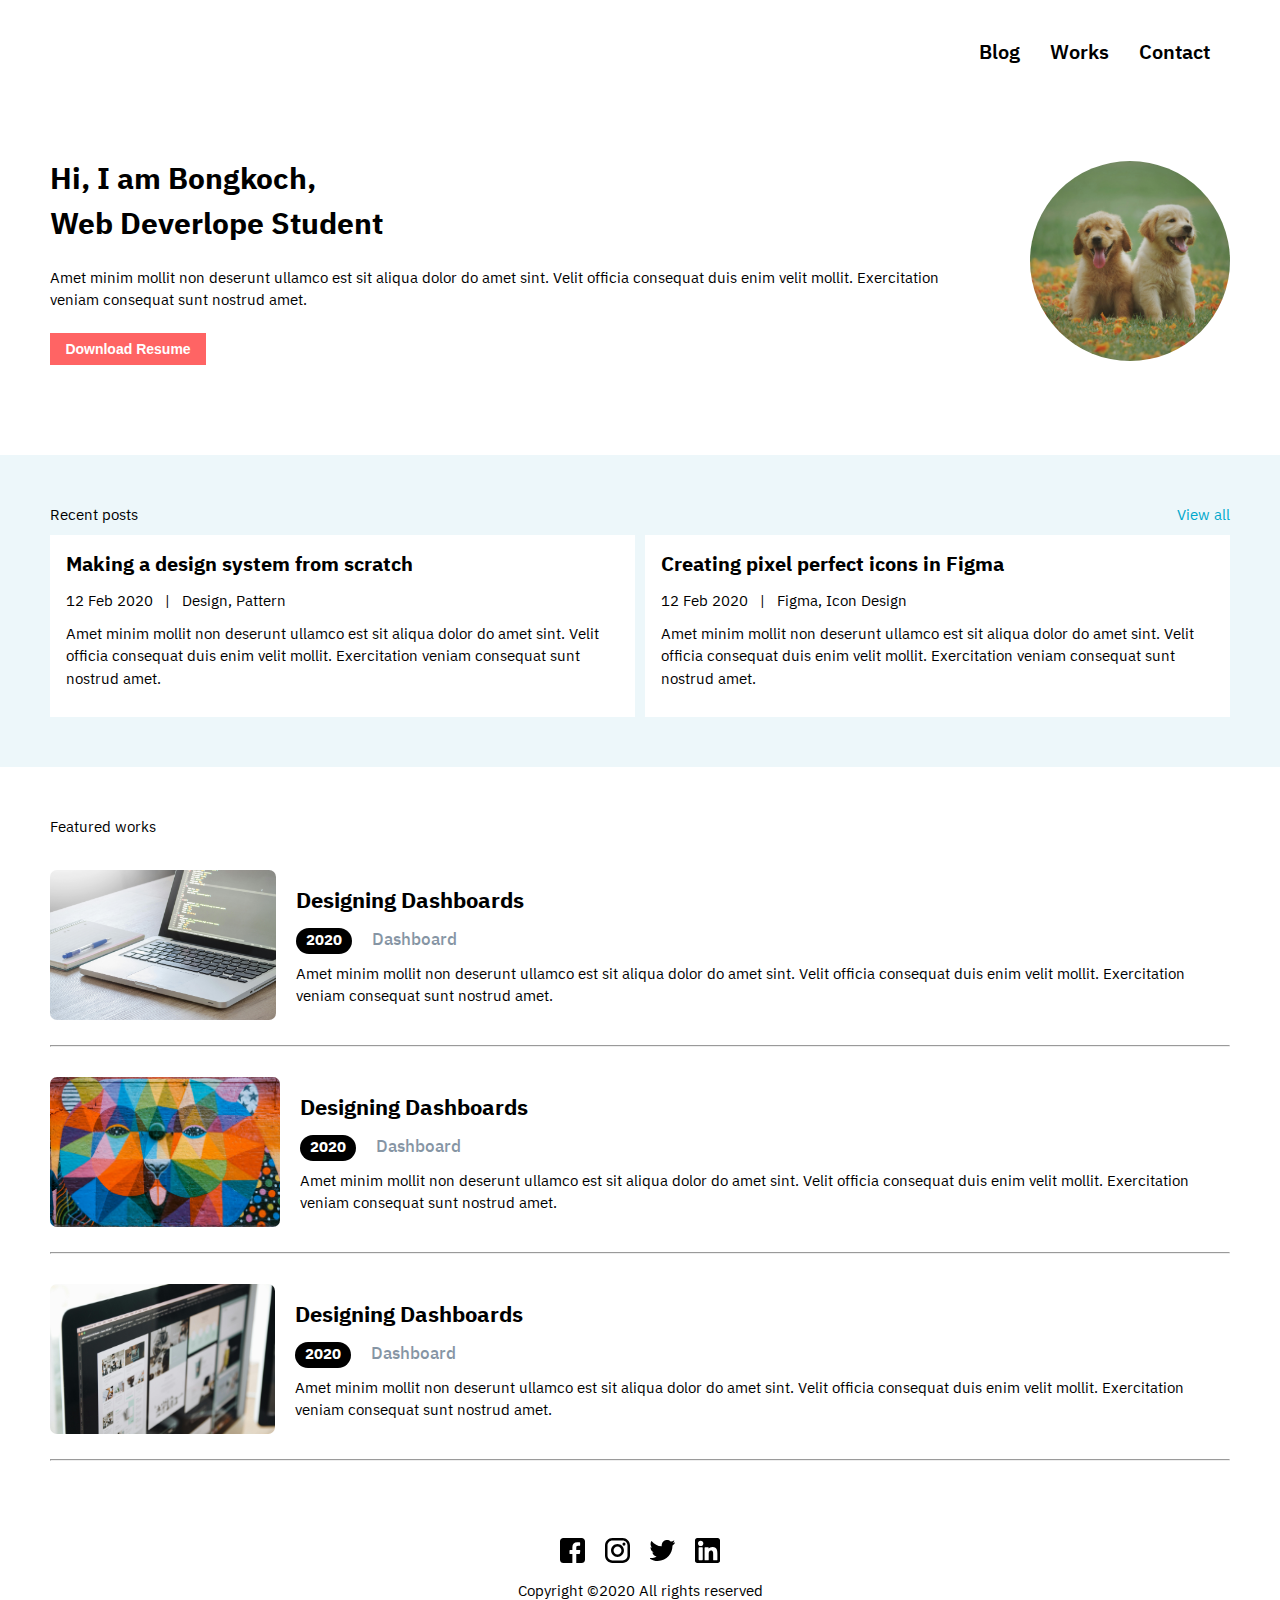
<file: index.html>
<!DOCTYPE html>
<html lang="en">

<head>
    <meta charset="UTF-8">
    <meta name="viewport" content="width=device-width, initial-scale=1.0">
    <title>Portfolio</title>
    <link rel="stylesheet" href="./styles.css">
</head>

<body>
    <div class="layout">
        <div class="header">
            <ul class="headerbar">
                <li><a href="./blog.html"> Blog </a></li>
                <li><a href="./work.html"> Works </a></li>
                <li><a href="#">Contact</a></li>
            </ul>
            <div class="iconmenu"><img src="./img/menubar.svg" alt=""></div>
        </div>

        <div class="main">
            <div class="introduction">
                <div class="intro">
                    <p class="txtname">Hi, I am Bongkoch, <br>Web Deverlope Student</p>
                    <p>Amet minim mollit non deserunt ullamco est sit aliqua dolor do amet sint. Velit officia consequat
                        duis enim velit mollit. Exercitation veniam consequat sunt nostrud amet.</p>
                    <button>Download Resume</button>
                </div>
                <img class="imgprofile" src="./img/profile.jpg" alt="picfile_pic">
            </div>

            <div class="recent_post">
                <div class="view">
                    <p> Recent posts </p>
                    <a href="./blog.html">View all</a>
                </div>
                <div class="post">
                    <div class="post1">
                        <a href="./blog.html">
                            <p class="topic1">Making a design system from scratch</p>
                            <p>12 Feb 2020 <span>&nbsp;&nbsp;|&nbsp;&nbsp;</span> <span>Design, Pattern</span></p>
                            <p>Amet minim mollit non deserunt ullamco est sit aliqua dolor do amet sint. Velit officia
                                consequat duis enim velit mollit. Exercitation veniam consequat sunt nostrud amet.</p>
                        </a>
                    </div>
                    <div class="post2">
                        <a href="./blog.html">
                            <p class="topic1">Creating pixel perfect icons in Figma</p>
                            <p>12 Feb 2020 <span>&nbsp;&nbsp;|&nbsp;&nbsp;</span> <span>Figma, Icon Design</span></p>
                            <p>Amet minim mollit non deserunt ullamco est sit aliqua dolor do amet sint. Velit officia
                                consequat duis enim velit mollit. Exercitation veniam consequat sunt nostrud amet.</p>
                        </a>
                    </div>
                </div>

            </div>

            <div class="featured_work">
                <p>Featured works</p>
                <a href="./work.html">
                    <div class="work1">
                        <img class="workpic" src="./img/dashboard.jpg" alt="workpic">
                        <div class="work-detail">
                            <p class="txtwork_title">Designing Dashboards</p>
                            <div class="txtyear">
                                <div class="year">2020 </div>
                                <p class="txttype">Dashboard</p>
                            </div>
                            <p>Amet minim mollit non deserunt ullamco est sit aliqua dolor do amet sint. Velit officia
                                consequat duis enim velit mollit. Exercitation veniam consequat sunt nostrud amet.</p>
                        </div>
                    </div>
                </a>
                <hr>
                <a href="./work.html">
                    <div class="work2">
                        <img class="workpic" src="./img/illutration.jpg" alt="workpic">
                        <div class="work-detail">
                            <p class="txtwork_title">Designing Dashboards</p>
                            <div class="txtyear">
                                <div class="year">2020 </div>
                                <p class="txttype">Dashboard</p>
                            </div>
                            <p>Amet minim mollit non deserunt ullamco est sit aliqua dolor do amet sint. Velit officia
                                consequat duis enim velit mollit. Exercitation veniam consequat sunt nostrud amet.</p>
                        </div>
                    </div>
                </a>
                <hr>
                <a href="./work.html">
                    <div class="work3">
                        <img class="workpic" src="./img/typo.jpg" alt="workpic">
                        <div class="work-detail">
                            <p class="txtwork_title">Designing Dashboards</p>
                            <div class="txtyear">
                                <div class="year">2020 </div>
                                <p class="txttype">Dashboard</p>
                            </div>
                            <p>Amet minim mollit non deserunt ullamco est sit aliqua dolor do amet sint. Velit officia
                                consequat duis enim velit mollit. Exercitation veniam consequat sunt nostrud amet.</p>
                        </div>
                    </div>
                </a>
                <hr>
            </div>

            <div class="endpage">
                <div class="social">
                    <a href="https://www.facebook.com/"> <img src="./img/facebook.svg" alt="facebookicon"> </a>
                    <a href="https://www.instagram.com/"> <img src="./img/instagram.svg" alt="igicon"> </a>
                    <a href="https://twitter.com/"> <img src="./img/twitter.svg" alt="twittericon"> </a>
                    <a href="https://th.linkedin.com/"> <img src="./img/linkedin.svg" alt="linkedinicon"> </a>
                </div>
                <p>Copyright ©2020 All rights reserved </p>
            </div>
        </div>
    </div>
</body>

</html>
</file>
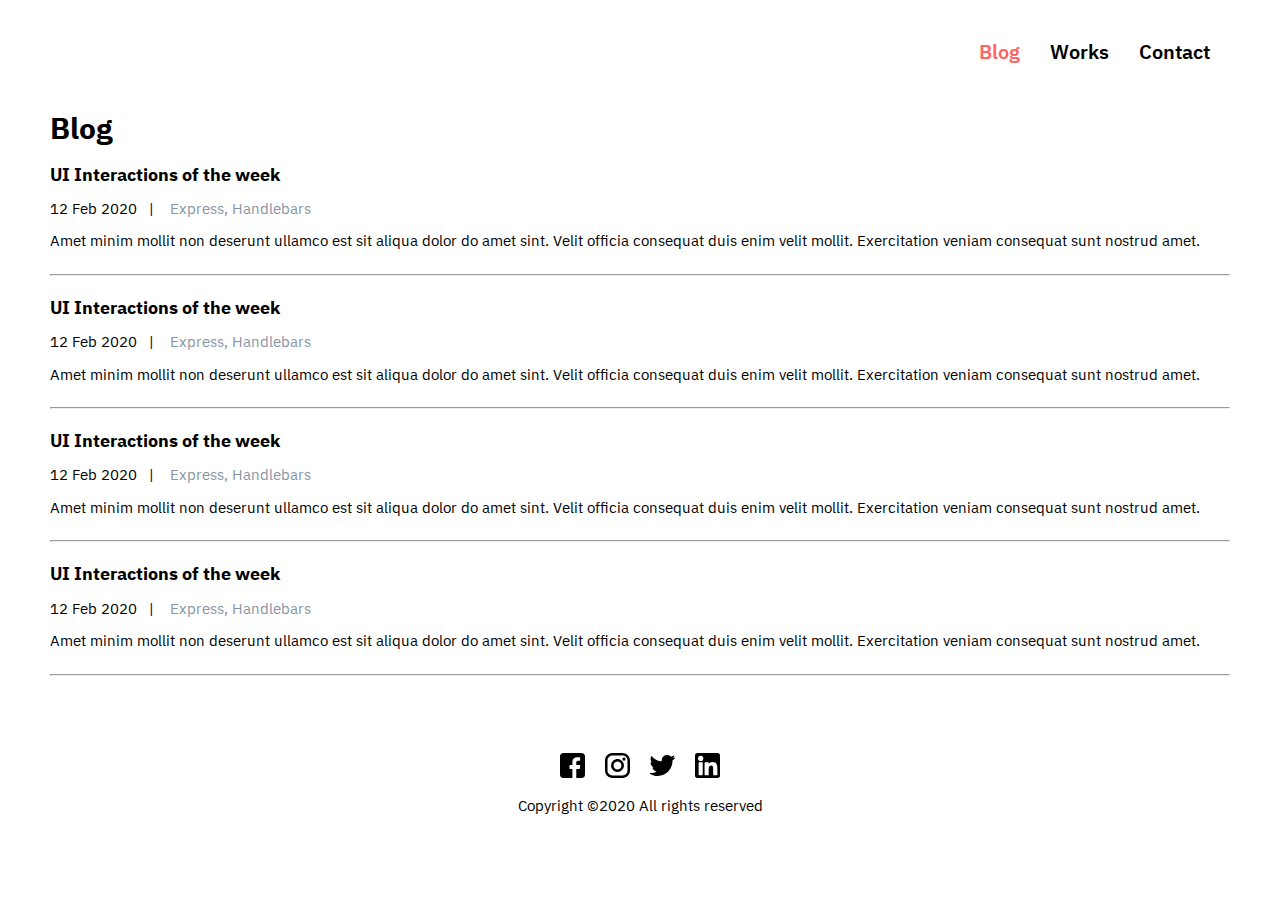
<file: blog.html>
<!DOCTYPE html>
<html lang="en">

<head>
    <meta charset="UTF-8">
    <meta name="viewport" content="width=device-width, initial-scale=1.0">
    <title>Blog</title>
    <link rel="stylesheet" href="styles.css">
</head>

<body>
    <div class="layout_blog">
        <div class="header">
            <ul class="headerbar">
                <li><a class="selected" href="#"> Blog </a></li>
                <li><a href="./work.html"> Works </a></li>
                <li><a href="./index.html">Contact</a></li>
            </ul>
            <div class="iconmenu"><img src="./img/menubar.svg" alt=""></div>
        </div>

        <div class="main">
            <h1 >Blog</h1>
            <div class="blogpost">
                <div class="blogpost1">
                    <a href="">
                        <h3>UI Interactions of the week</h3>
                        <p>12 Feb 2020  &nbsp;&nbsp;| &nbsp;&nbsp; <span> Express, Handlebars </span></p>
                        <p>Amet minim mollit non deserunt ullamco est sit aliqua dolor do amet sint. Velit officia consequat
                            duis enim velit mollit. Exercitation veniam consequat sunt nostrud amet.</p>
                    </a>
                </div>
                <hr>
                <div class="blogpost2">
                    <a href="">
                        <h3>UI Interactions of the week</h3>
                        <p>12 Feb 2020  &nbsp;&nbsp;| &nbsp;&nbsp; <span> Express, Handlebars </span></p>
                        <p>Amet minim mollit non deserunt ullamco est sit aliqua dolor do amet sint. Velit officia consequat
                            duis enim velit mollit. Exercitation veniam consequat sunt nostrud amet.</p>
                    </a>
                </div>
                <hr>
                <div class="blogpost3">
                    <a href="">
                        <h3>UI Interactions of the week</h3>
                        <p>12 Feb 2020  &nbsp;&nbsp;| &nbsp;&nbsp; <span> Express, Handlebars </span></p>
                        <p>Amet minim mollit non deserunt ullamco est sit aliqua dolor do amet sint. Velit officia consequat
                            duis enim velit mollit. Exercitation veniam consequat sunt nostrud amet.</p>
                    </a>
                </div>
                <hr>
                <div class="blogpost4">
                    <a href="">
                        <h3>UI Interactions of the week</h3>
                        <p>12 Feb 2020  &nbsp;&nbsp;| &nbsp;&nbsp; <span> Express, Handlebars </span></p>
                        <p>Amet minim mollit non deserunt ullamco est sit aliqua dolor do amet sint. Velit officia consequat
                            duis enim velit mollit. Exercitation veniam consequat sunt nostrud amet.</p>
                    </a>
                </div>
                <hr>
            </div>

        </div>
        <div class="endpage">
            <div class="social">
                <a href="https://www.facebook.com/"> <img src="./img/facebook.svg" alt="facebookicon"> </a>
                <a href="https://www.instagram.com/"> <img src="./img/instagram.svg" alt="igicon"> </a>
                <a href="https://twitter.com/"> <img src="./img/twitter.svg" alt="twittericon"> </a>
                <a href="https://th.linkedin.com/"> <img src="./img/linkedin.svg" alt="linkedinicon"> </a>
                </div>
            <p>Copyright ©2020 All rights reserved </p>
        </div>
    </div>
</body>

</html>
</file>
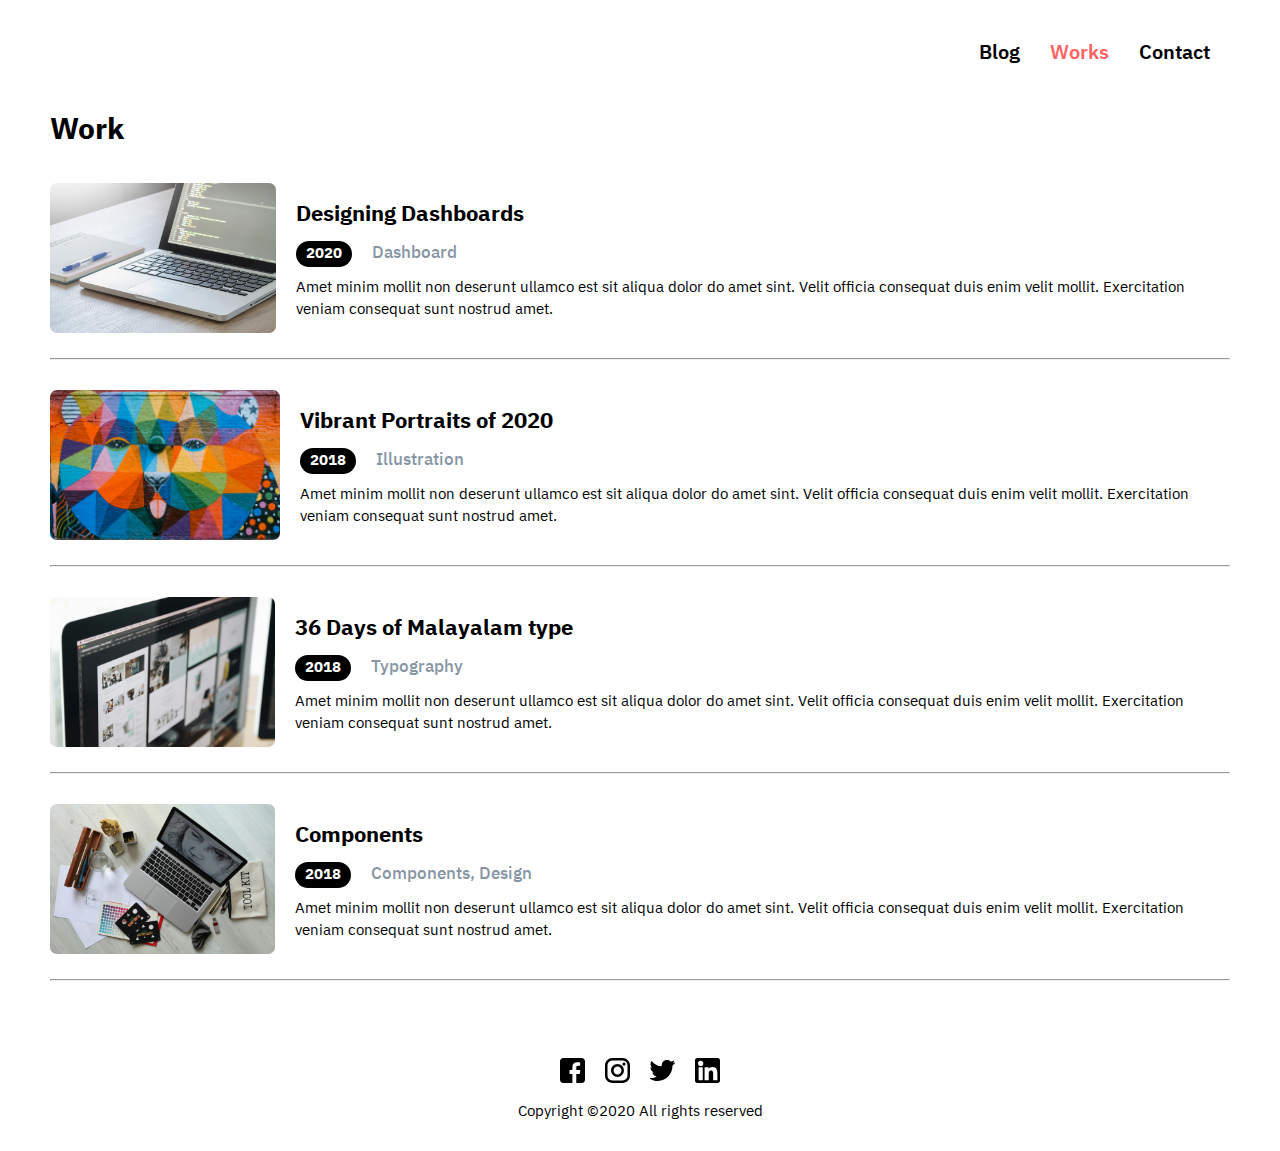
<file: work.html>
<!DOCTYPE html>
<html lang="en">

<head>
    <meta charset="UTF-8">
    <meta name="viewport" content="width=device-width, initial-scale=1.0">
    <title>Work</title>
    <link rel="stylesheet" href="./styles.css">
</head>

<body>
    <div class="layout_work">
        <div class="header">
            <ul class="headerbar">
                <li><a href="./blog.html"> Blog </a></li>
                <li><a class="selected" href="#"> Works </a></li>
                <li><a href="./index.html">Contact</a></li>
            </ul>
            <div class="iconmenu"><img src="./img/menubar.svg" alt=""></div>
        </div>

        <div class="main">
            <h1>Work</h1>
            <a href="./workdetail.html">
                <div class="work1">
                    <img class="workpic" src="./img/dashboard.jpg" alt="workpic">
                    <div class="work-detail">
                        <p class="txtwork_title">Designing Dashboards</p>
                        <div class="txtyear">
                            <div class="year">2020 </div>
                            <p class="txttype">Dashboard</p>
                        </div>
                        <p>Amet minim mollit non deserunt ullamco est sit aliqua dolor do amet sint. Velit officia
                            consequat duis enim velit mollit. Exercitation veniam consequat sunt nostrud amet.</p>
                    </div>
                </div>
            </a>
            <hr>

            <a href="./workdetail.html">
                <div class="work1">
                    <img class="workpic" src="./img/illutration.jpg" alt="workpic">
                    <div class="work-detail">
                        <p class="txtwork_title">Vibrant Portraits of 2020</p>
                        <div class="txtyear">
                            <div class="year">2018 </div>
                            <p class="txttype">Illustration</p>
                        </div>
                        <p>Amet minim mollit non deserunt ullamco est sit aliqua dolor do amet sint. Velit officia
                            consequat duis enim velit mollit. Exercitation veniam consequat sunt nostrud amet.</p>
                    </div>
                </div>
            </a>
            <hr>

            <a href="./workdetail.html">
                <div class="work1">
                    <img class="workpic" src="./img/typo.jpg" alt="workpic">
                    <div class="work-detail">
                        <p class="txtwork_title">36 Days of Malayalam type</p>
                        <div class="txtyear">
                            <div class="year">2018 </div>
                            <p class="txttype">Typography</p>
                        </div>
                        <p>Amet minim mollit non deserunt ullamco est sit aliqua dolor do amet sint. Velit officia
                            consequat duis enim velit mollit. Exercitation veniam consequat sunt nostrud amet.</p>
                    </div>
                </div>
            </a>
            <hr>

            <a href="./workdetail.html">
                <div class="work1">
                    <img class="workpic" src="./img/components.jpg" alt="workpic">
                    <div class="work-detail">
                        <p class="txtwork_title">Components</p>
                        <div class="txtyear">
                            <div class="year">2018 </div>
                            <p class="txttype">Components, Design</p>
                        </div>
                        <p>Amet minim mollit non deserunt ullamco est sit aliqua dolor do amet sint. Velit officia
                            consequat duis enim velit mollit. Exercitation veniam consequat sunt nostrud amet.</p>
                    </div>
                </div>
            </a>
            <hr>

        </div>
        <div class="endpage">
            <div class="social">
                <a href="https://www.facebook.com/"> <img src="./img/facebook.svg" alt="facebookicon"> </a>
                <a href="https://www.instagram.com/"> <img src="./img/instagram.svg" alt="igicon"> </a>
                <a href="https://twitter.com/"> <img src="./img/twitter.svg" alt="twittericon"> </a>
                <a href="https://th.linkedin.com/"> <img src="./img/linkedin.svg" alt="linkedinicon"> </a>
            </div>
            <p>Copyright ©2020 All rights reserved </p>
        </div>
    </div>
</body>

</html>
</file>
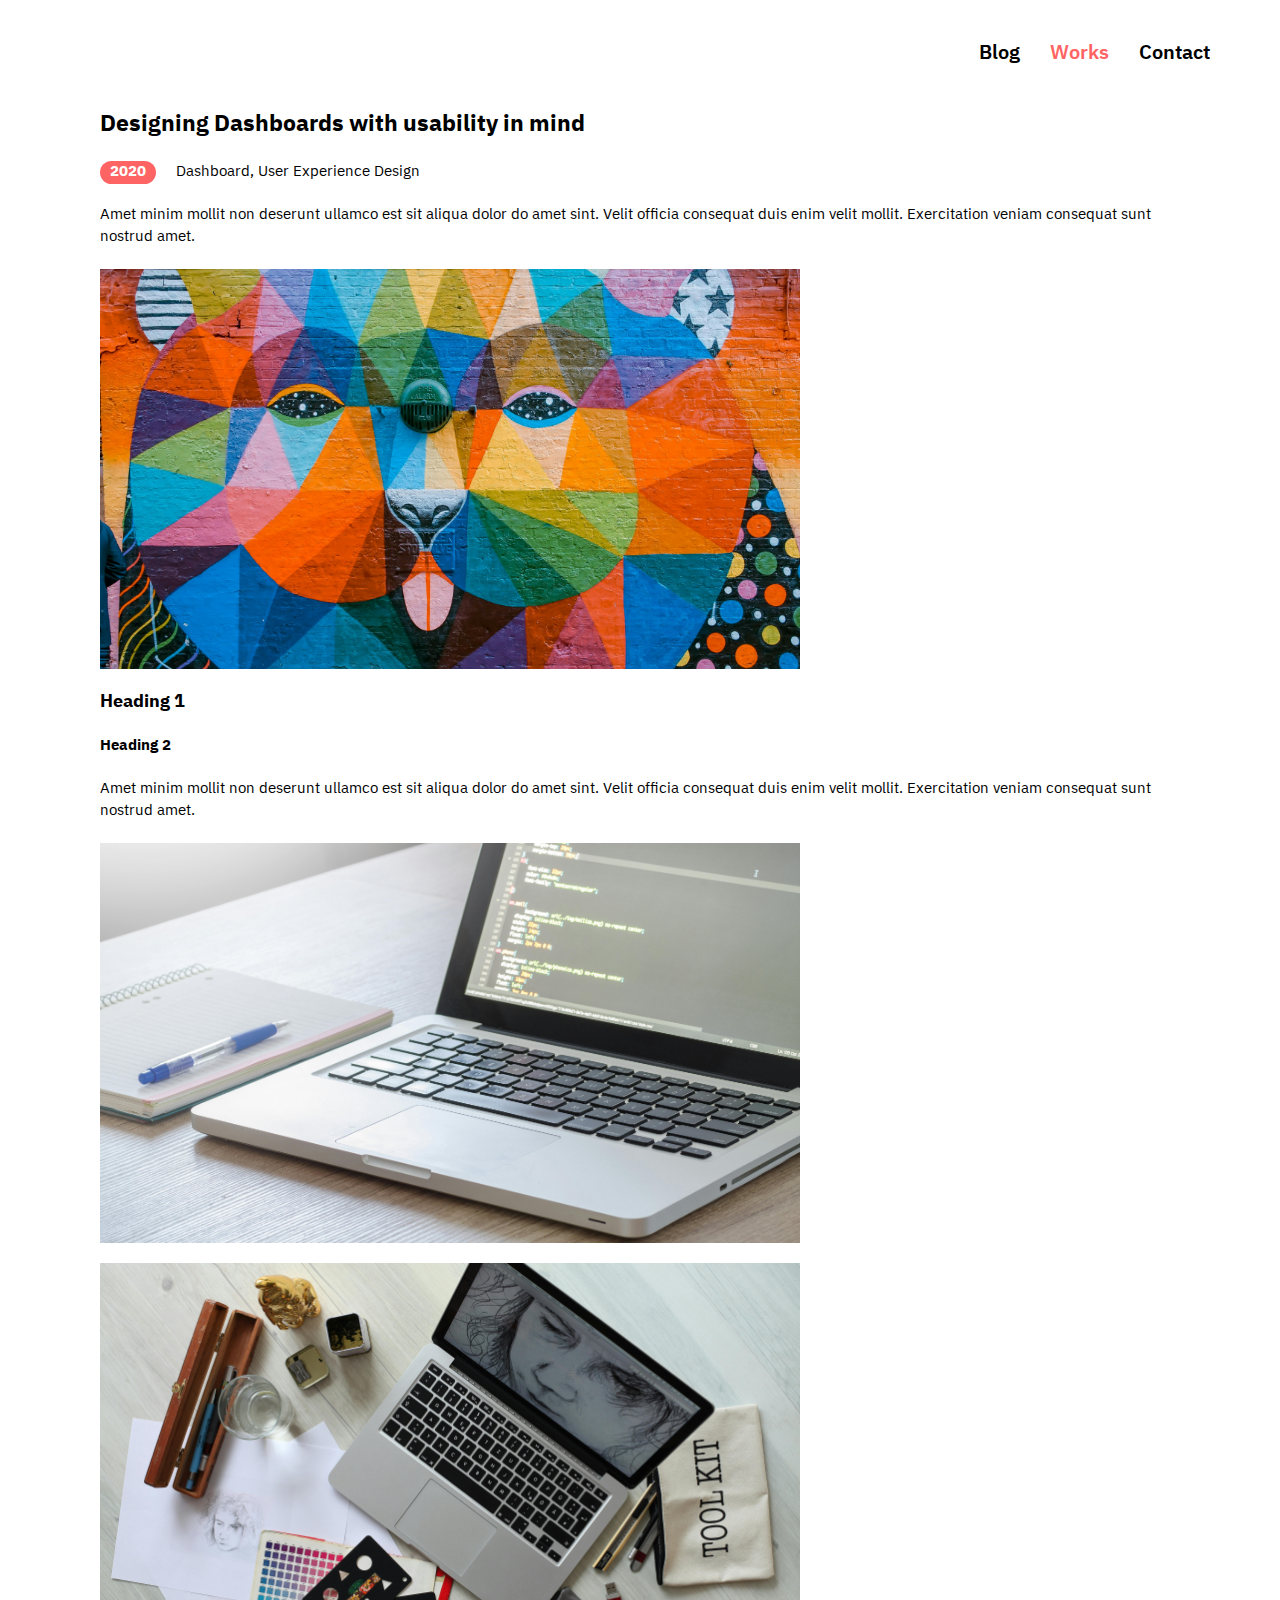
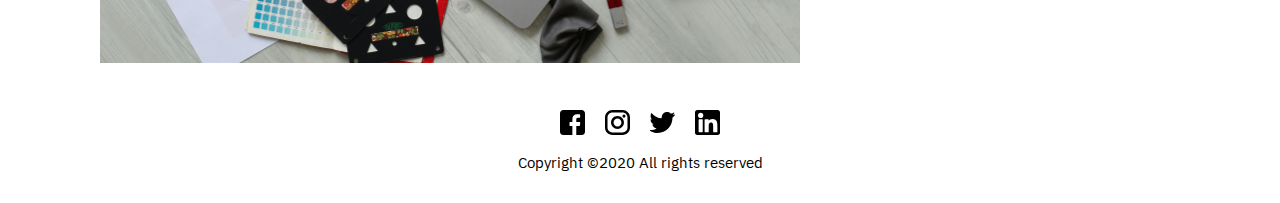
<file: workdetail.html>
<!DOCTYPE html>
<html lang="en">

<head>
    <meta charset="UTF-8">
    <meta name="viewport" content="width=device-width, initial-scale=1.0">
    <title>workdetail</title>
    <link rel="stylesheet" href="./styles.css">
</head>

<body>
    <div class="workdetail-layout">
        <div class="header">
            <ul class="headerbar">
                <li><a href="./blog.html"> Blog </a></li>
                <li><a class="selected" href="./work.html"> Works </a></li>
                <li><a href="./index.html">Contact</a></li>
            </ul>
            <div class="iconmenu"><img src="./img/menubar.svg" alt=""></div>
        </div>

        <div class="main">
            <h2>Designing Dashboards with usability in mind</h2>
            <div class="workdetailyear">
                <p class="txtworkdetailyear">2020 </p>
                <p>Dashboard, User Experience Design</p>
            </div>
            <p>Amet minim mollit non deserunt ullamco est sit aliqua dolor do amet sint. Velit officia consequat duis
                enim velit mollit. Exercitation veniam consequat sunt nostrud amet.</p>
            <img class="img01" src="./img/illutration.jpg" alt="imgdetail1">
            <h3>Heading 1</h3>
            <h4>Heading 2</h4>
            <p>Amet minim mollit non deserunt ullamco est sit aliqua dolor do amet sint. Velit officia consequat duis
                enim velit mollit. Exercitation veniam consequat sunt nostrud amet.</p>
            <img class="img02" src="./img/dashboard.jpg" alt="imgdetail2">
            <img class="img03" src="./img/components.jpg" alt="imgdetail3">
        </div>

        <div class="endpage">
            <div class="social">
                <a href="https://www.facebook.com/"> <img src="./img/facebook.svg" alt="facebookicon"> </a>
                <a href="https://www.instagram.com/"> <img src="./img/instagram.svg" alt="igicon"> </a>
                <a href="https://twitter.com/"> <img src="./img/twitter.svg" alt="twittericon"> </a>
                <a href="https://th.linkedin.com/"> <img src="./img/linkedin.svg" alt="linkedinicon"> </a>
                </div>
            <p>Copyright ©2020 All rights reserved </p>
        </div>
    </div>
</body>

</html>
</file>
<file: styles.css>
@import url('https://fonts.googleapis.com/css2?family=IBM+Plex+Sans+Thai:wght@100;200;300;400;500;600;700&family=Prompt:ital,wght@0,100;0,200;0,300;0,400;0,500;0,600;0,700;0,800;0,900;1,100;1,200;1,300;1,400;1,500;1,600;1,700;1,800;1,900&display=swap');
*{
    box-sizing: border-box;
    margin: 0;
    padding: 0;
}
html{
    font-family: "IBM Plex Sans Thai", sans-serif;
    font-size: 15px;
    line-height: 1.5;
}
body{
    max-height: 100vh;
    margin: auto;
}
a{
    text-decoration: none;
    color: black;
}

/* header */
.headerbar{
    list-style-type: none;
    font-size: 20px;
    font-weight: 600;
    display: flex;
    gap: 30px;
}
.iconmenu{
    visibility: hidden;
}
.header{
    display: flex;
    justify-content: end;
    align-items: center;
    padding: 30px;
}
.iconmenu{
    visibility : hidden;
}
.selected{
    color: #FF6464;
}


.main .introduction{
    display: flex;
    flex-direction: row;
    justify-content: space-around;
    align-items: center;
    padding: 50px;
}
.imgprofile{
    width: 200px;
    height: 200px;
    object-fit: cover;
    border-radius: 50%;
    margin-left: 50px;
}
.txtname{
    font-size: 30px;
    font-weight: 700;
    margin-bottom: 20px;
}
.intro button{
    color: white;
    background-color: #FF6464;
    border: none;
    height: 32px;
    width: 156px;
    font-size: 14px;
    font-weight: 600;
    margin-top: 20px ;
}

/* recentpost */
.recent_post{
    background-color: #EDF7FA;
    padding: 50px;
    margin-top: 40px;
}
.recent_post .view{
    display: flex;
    justify-content: space-between;
    margin-bottom: 8px;
}
.view a{
    color: #00A8CC;
}
.topic1{
    font-size: 20px;
    font-weight: bold;
}
.post{
    display: flex;
    gap: 10px;
}
.post1, .post2{
    background-color: white;
    padding: 16px;
}
.topic1{
    font-size: 20px;
    font-weight: bold;
}
.post1 p, .post2 p{
    margin-bottom: 10px;
}

/* featured_work */
.featured_work{
    display: flex;
    flex-direction: column;
    padding: 50px;
}
.work1 ,.work2, .work3{
    display: flex;
    flex-direction: row;
    margin: 30px 0 20px 0px;
    align-items: center;
}
.workpic{
    width: 260px;
    height: 150px;
    margin-bottom: 5px;
    margin-right: 20px;
    border-radius: 7px;
    object-fit: cover;
}
.txtyear{
    display: flex;
    flex-direction: row;
    margin-top: 10px;
    margin-bottom: 10px;
}
.txtwork_title{
    font-size: 22px;
    font-weight: 700;
    margin-bottom: 5px;
}
.year{
    color: white;
    font-weight: 700;
    background-color: black;
    border-radius: 20px;
    margin-right: 20px;
    padding: 0 10px;
    display: flex;
    justify-content: center;
    align-items: center;
}
.txttype{
    font-size: 17px;
    font-weight: 500;
    color:#8695A4;
}

/* endpage */
.endpage{
    display: flex;
    flex-direction: column;
    justify-content: center;
    align-items: center;
    height: 120px;
    gap: 10px;
}
.endpage .social{
    display: flex;
    gap: 20px;
}

/*work page*/
.layout_work .main{
    padding: 0px 50px 50px;
}

/* blog-page */
.layout_blog .main{
    padding: 0px 50px 50px;
}
.layout_blog .blogpost{
    display: flex;
    flex-direction: column;
    gap: 20px;
}
.layout_blog .main h1{
    padding-bottom: 10px;
}
.layout_blog .main span{
    color: #8695A4;
}
.layout_blog .main p{
    padding-top: 10px;
}

/* work-detail */
.img01, .img02, .img03{
    height: 400px;
    width: 700px;
    object-fit: cover;
}
.workdetail-layout .main{
    display: flex;
    flex-direction: column;
    gap: 20px;
    padding: 0px 100px;
    margin-bottom: 20px;
}
.workdetailyear{
    display: flex;
}
.txtworkdetailyear{
    color: white;
    font-weight: 700;
    background-color: #FF6464;
    border-radius: 20px;
    margin-right: 20px;
    padding: 0 10px;
    display: flex;
    justify-content: center;
    align-items: center;
}

@media (max-width :700px){
    .iconmenu{
        visibility:visible;
    }
    .headerbar{
        visibility: hidden;
    }
    .main .introduction{
        flex-direction: column-reverse;
        gap: 20px;
        padding-top: 0;
    }
    .main .introduction .intro{
        display: flex;
        flex-direction: column;
        align-items: center;
        text-align: center;
    }
    .main .recent_post .view{
        align-items: center;
        justify-content: center;
    }
    .main .recent_post .view >a{
        visibility: hidden;
    }
    .main .recent_post .post{
        flex-direction: column;
    }
    .main .featured_work{
        align-items: center;
    }
    .work1{
        flex-direction: column;
        gap: 20px;
    }
    .work1 .workpic{
        width: 100%;
        height: 100%;
    }
    .work2 , .work3{
        visibility: hidden;
        height: 0;
    }

    /* workdeail */
    .img01, .img02, .img03{
        height: 100%;
        width: 100%;
        object-fit: cover;
    }
}
</file>
